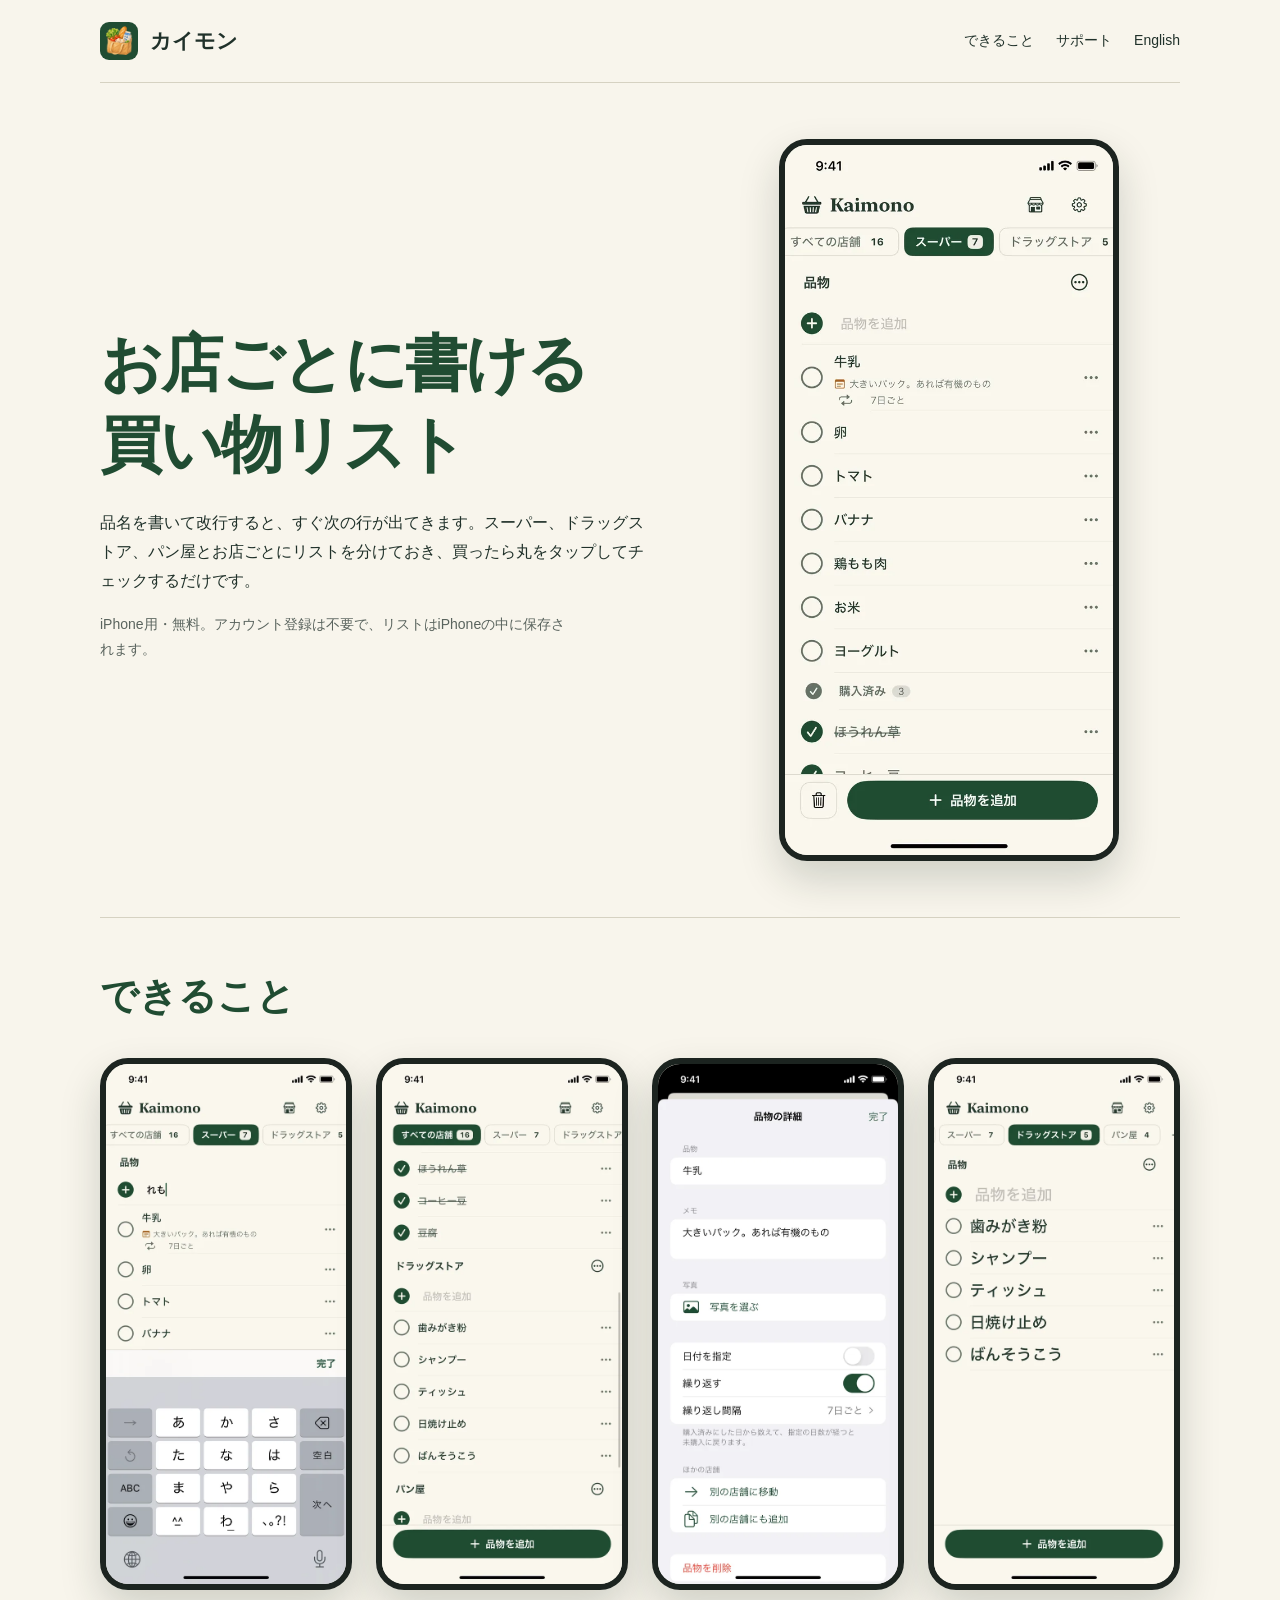
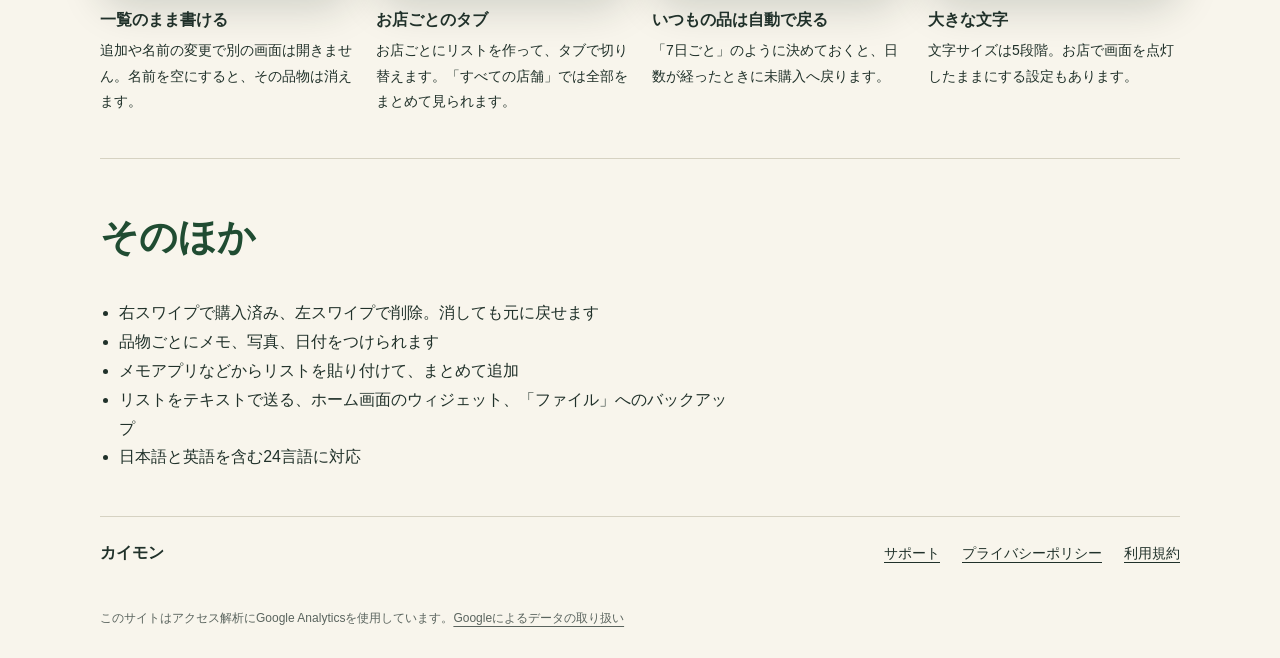
<file: index.html>
<!DOCTYPE html>
<html lang="ja">
<head>
<meta charset="utf-8">
<script>
  if (location.origin === 'https://shiba6v.github.io' && location.pathname.startsWith('/kaimono-pages/')) {
    const measurementId = 'G-6VBVNM0112';
    window.dataLayer = window.dataLayer || [];
    function gtag() { window.dataLayer.push(arguments); }
    gtag('js', new Date());
    gtag('config', measurementId, {
      cookie_prefix: 'kaimono_pages',
      cookie_path: '/kaimono-pages/',
      allow_google_signals: false,
      allow_ad_personalization_signals: false
    });
    const tag = document.createElement('script');
    tag.async = true;
    tag.src = 'https://www.googletagmanager.com/gtag/js?id=' + measurementId;
    document.head.append(tag);
  }
</script>
<meta name="viewport" content="width=device-width,initial-scale=1">
<title>カイモン｜お店ごとに分けて書ける買い物リスト</title>
<meta name="description" content="品名を書いて改行するだけで次の品物を書ける、iPhoneの買い物リストです。スーパーやドラッグストアなど、お店ごとにリストを分けられます。アカウント登録は不要です。">
<link rel="icon" href="images/icon.png">
<link rel="apple-touch-icon" href="images/icon.png">
<link rel="canonical" href="https://shiba6v.github.io/kaimono-pages/">
<link rel="alternate" hreflang="ja" href="https://shiba6v.github.io/kaimono-pages/">
<link rel="alternate" hreflang="en" href="https://shiba6v.github.io/kaimono-pages/en/">
<meta property="og:title" content="カイモン｜お店ごとに分けて書ける買い物リスト">
<meta property="og:image" content="https://shiba6v.github.io/kaimono-pages/images/ja-1-list.webp">
<link rel="stylesheet" href="style.css">
</head>
<body>
<header>
  <a class="brand" href="./"><img width="38" height="38" src="images/icon.png" alt="">カイモン</a>
  <nav><a href="#features">できること</a><a href="https://c2mtmohroc.execute-api.ap-northeast-1.amazonaws.com/prod/support">サポート</a><a href="en/" lang="en">English</a></nav>
</header>
<main>
  <section class="hero">
    <div>
      <h1>お店ごとに書ける<br>買い物リスト</h1>
      <p>品名を書いて改行すると、すぐ次の行が出てきます。スーパー、ドラッグストア、パン屋とお店ごとにリストを分けておき、買ったら丸をタップしてチェックするだけです。</p>
      <p class="small">iPhone用・無料。アカウント登録は不要で、リストはiPhoneの中に保存されます。</p>
    </div>
    <div class="phone"><img src="images/ja-1-list.webp" width="585" height="1266" alt="スーパーの買い物リスト。牛乳や卵が並び、買った品物は下にまとまっている"></div>
  </section>

  <section id="features">
    <h2>できること</h2>
    <div class="features">
      <figure>
        <img src="images/ja-2-add.webp" width="585" height="1266" loading="lazy" alt="リストの一番上で品名を入力している画面">
        <figcaption><strong>一覧のまま書ける</strong>追加や名前の変更で別の画面は開きません。名前を空にすると、その品物は消えます。</figcaption>
      </figure>
      <figure>
        <img src="images/ja-3-stores.webp" width="585" height="1266" loading="lazy" alt="すべての店舗のリストをまとめて表示した画面">
        <figcaption><strong>お店ごとのタブ</strong>お店ごとにリストを作って、タブで切り替えます。「すべての店舗」では全部をまとめて見られます。</figcaption>
      </figure>
      <figure>
        <img src="images/ja-4-details.webp" width="585" height="1266" loading="lazy" alt="品物の詳細画面。メモと7日ごとの繰り返しが設定されている">
        <figcaption><strong>いつもの品は自動で戻る</strong>「7日ごと」のように決めておくと、日数が経ったときに未購入へ戻ります。</figcaption>
      </figure>
      <figure>
        <img src="images/ja-5-large.webp" width="585" height="1266" loading="lazy" alt="品名を大きな文字で表示したドラッグストアのリスト">
        <figcaption><strong>大きな文字</strong>文字サイズは5段階。お店で画面を点灯したままにする設定もあります。</figcaption>
      </figure>
    </div>
  </section>

  <section class="more">
    <h2>そのほか</h2>
    <ul>
      <li>右スワイプで購入済み、左スワイプで削除。消しても元に戻せます</li>
      <li>品物ごとにメモ、写真、日付をつけられます</li>
      <li>メモアプリなどからリストを貼り付けて、まとめて追加</li>
      <li>リストをテキストで送る、ホーム画面のウィジェット、「ファイル」へのバックアップ</li>
      <li>日本語と英語を含む24言語に対応</li>
    </ul>
  </section>
</main>
<footer>
  <strong>カイモン</strong>
  <nav>
    <a href="https://c2mtmohroc.execute-api.ap-northeast-1.amazonaws.com/prod/support">サポート</a>
    <a href="https://c2mtmohroc.execute-api.ap-northeast-1.amazonaws.com/prod/privacy">プライバシーポリシー</a>
    <a href="https://c2mtmohroc.execute-api.ap-northeast-1.amazonaws.com/prod/terms">利用規約</a>
  </nav>
</footer>
<p class="site-analytics">このサイトはアクセス解析にGoogle Analyticsを使用しています。<a href="https://policies.google.com/technologies/partner-sites?hl=ja">Googleによるデータの取り扱い</a></p>
</body>
</html>
</file>
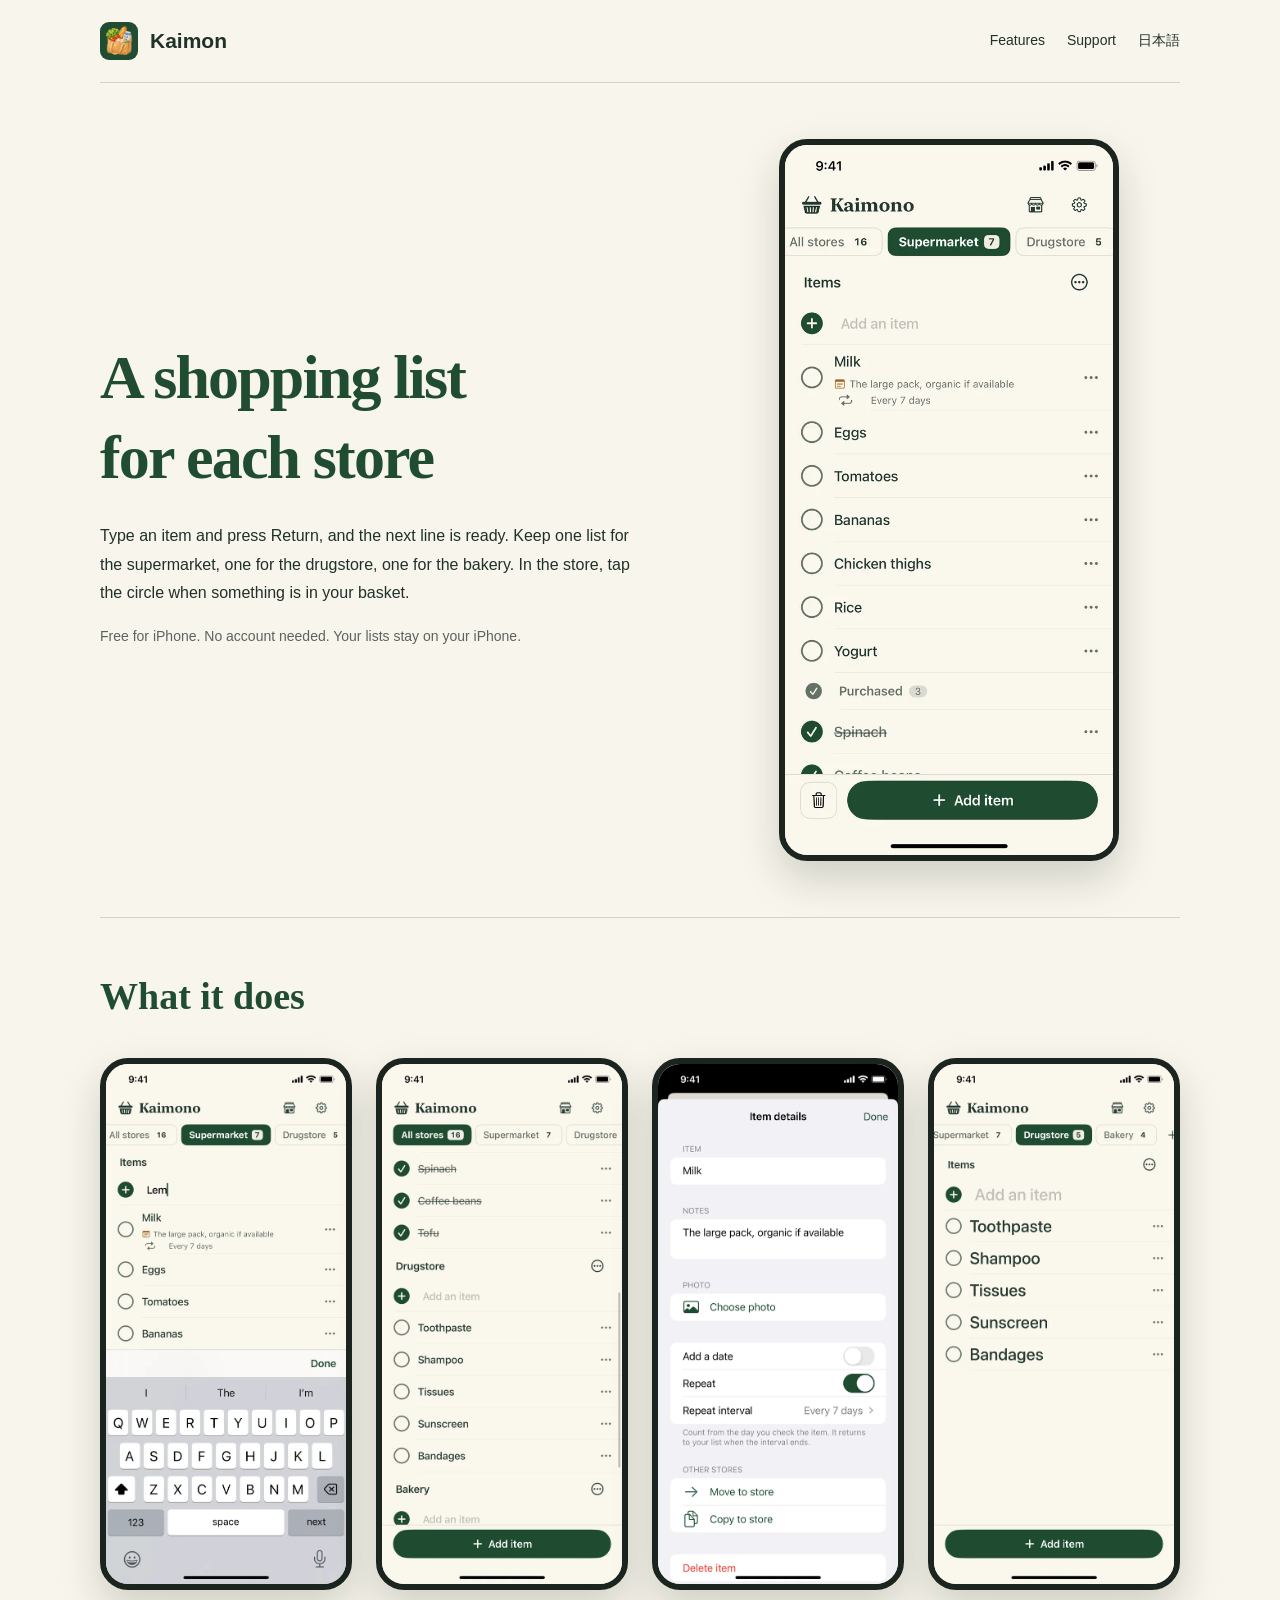
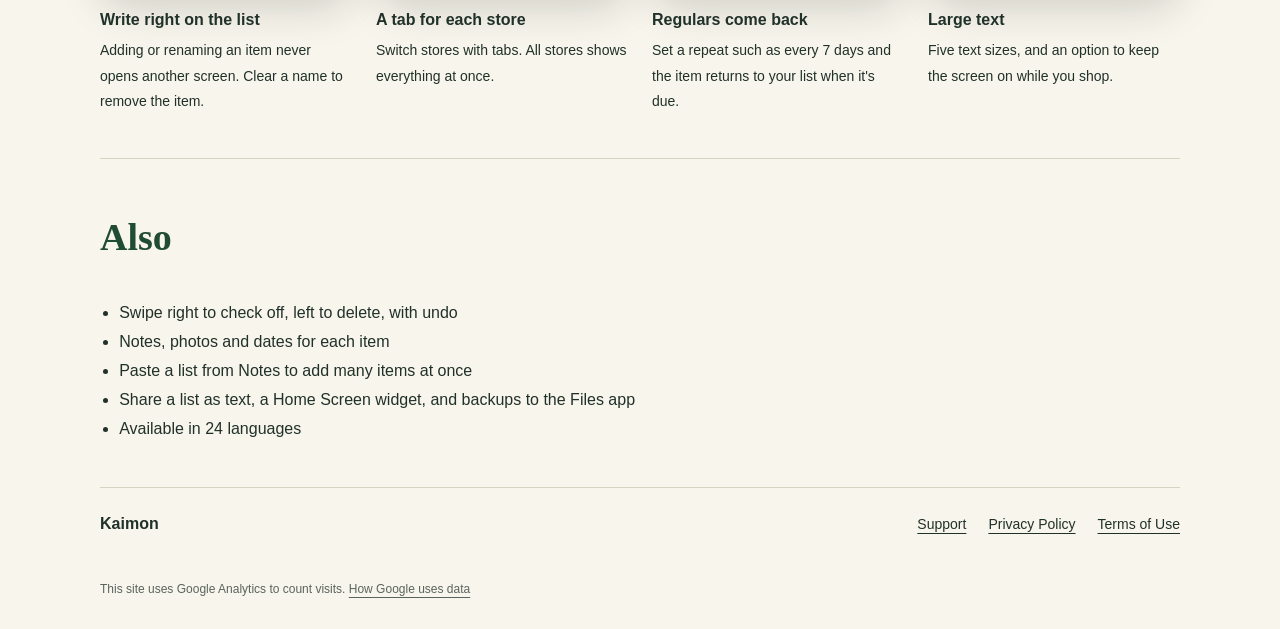
<file: en/index.html>
<!DOCTYPE html>
<html lang="en">
<head>
<meta charset="utf-8">
<script>
  if (location.origin === 'https://shiba6v.github.io' && location.pathname.startsWith('/kaimono-pages/')) {
    const measurementId = 'G-6VBVNM0112';
    window.dataLayer = window.dataLayer || [];
    function gtag() { window.dataLayer.push(arguments); }
    gtag('js', new Date());
    gtag('config', measurementId, {
      cookie_prefix: 'kaimono_pages',
      cookie_path: '/kaimono-pages/',
      allow_google_signals: false,
      allow_ad_personalization_signals: false
    });
    const tag = document.createElement('script');
    tag.async = true;
    tag.src = 'https://www.googletagmanager.com/gtag/js?id=' + measurementId;
    document.head.append(tag);
  }
</script>
<meta name="viewport" content="width=device-width,initial-scale=1">
<title>Kaimon — a shopping list for each store</title>
<meta name="description" content="A plain shopping list for iPhone. Type an item, press Return, and the next line is ready. Keep a separate list for each store. No account needed.">
<link rel="icon" href="../images/icon.png">
<link rel="apple-touch-icon" href="../images/icon.png">
<link rel="canonical" href="https://shiba6v.github.io/kaimono-pages/en/">
<link rel="alternate" hreflang="ja" href="https://shiba6v.github.io/kaimono-pages/">
<link rel="alternate" hreflang="en" href="https://shiba6v.github.io/kaimono-pages/en/">
<meta property="og:title" content="Kaimon — a shopping list for each store">
<meta property="og:image" content="https://shiba6v.github.io/kaimono-pages/images/en-1-list.webp">
<link rel="stylesheet" href="../style.css">
</head>
<body>
<header>
  <a class="brand" href="./"><img width="38" height="38" src="../images/icon.png" alt="">Kaimon</a>
  <nav><a href="#features">Features</a><a href="https://c2mtmohroc.execute-api.ap-northeast-1.amazonaws.com/prod/support">Support</a><a href="../" lang="ja">日本語</a></nav>
</header>
<main>
  <section class="hero">
    <div>
      <h1>A shopping list<br>for each store</h1>
      <p>Type an item and press Return, and the next line is ready. Keep one list for the supermarket, one for the drugstore, one for the bakery. In the store, tap the circle when something is in your basket.</p>
      <p class="small">Free for iPhone. No account needed. Your lists stay on your iPhone.</p>
    </div>
    <div class="phone"><img src="../images/en-1-list.webp" width="585" height="1266" alt="A supermarket list with milk and eggs; bought items are grouped at the bottom"></div>
  </section>

  <section id="features">
    <h2>What it does</h2>
    <div class="features">
      <figure>
        <img src="../images/en-2-add.webp" width="585" height="1266" loading="lazy" alt="Typing a new item at the top of the list">
        <figcaption><strong>Write right on the list</strong>Adding or renaming an item never opens another screen. Clear a name to remove the item.</figcaption>
      </figure>
      <figure>
        <img src="../images/en-3-stores.webp" width="585" height="1266" loading="lazy" alt="All stores shown together, one section per store">
        <figcaption><strong>A tab for each store</strong>Switch stores with tabs. All stores shows everything at once.</figcaption>
      </figure>
      <figure>
        <img src="../images/en-4-details.webp" width="585" height="1266" loading="lazy" alt="Item details with a note and a 7-day repeat">
        <figcaption><strong>Regulars come back</strong>Set a repeat such as every 7 days and the item returns to your list when it's due.</figcaption>
      </figure>
      <figure>
        <img src="../images/en-5-large.webp" width="585" height="1266" loading="lazy" alt="A drugstore list in large text">
        <figcaption><strong>Large text</strong>Five text sizes, and an option to keep the screen on while you shop.</figcaption>
      </figure>
    </div>
  </section>

  <section class="more">
    <h2>Also</h2>
    <ul>
      <li>Swipe right to check off, left to delete, with undo</li>
      <li>Notes, photos and dates for each item</li>
      <li>Paste a list from Notes to add many items at once</li>
      <li>Share a list as text, a Home Screen widget, and backups to the Files app</li>
      <li>Available in 24 languages</li>
    </ul>
  </section>
</main>
<footer>
  <strong>Kaimon</strong>
  <nav>
    <a href="https://c2mtmohroc.execute-api.ap-northeast-1.amazonaws.com/prod/support">Support</a>
    <a href="https://c2mtmohroc.execute-api.ap-northeast-1.amazonaws.com/prod/privacy">Privacy Policy</a>
    <a href="https://c2mtmohroc.execute-api.ap-northeast-1.amazonaws.com/prod/terms">Terms of Use</a>
  </nav>
</footer>
<p class="site-analytics">This site uses Google Analytics to count visits. <a href="https://policies.google.com/technologies/partner-sites?hl=en">How Google uses data</a></p>
</body>
</html>
</file>
<file: style.css>
:root{color-scheme:light;--ink:#20312a;--green:#204c32;--paper:#f8f5ec;--line:#d6d2c2;--muted:#5a645e}
*{box-sizing:border-box}
body{margin:0;background:var(--paper);color:var(--ink);font-family:-apple-system,"Hiragino Kaku Gothic ProN","Hiragino Sans",sans-serif;line-height:1.8}
header,main,footer{width:min(1080px,90%);margin:auto}
header,footer,nav,.brand{display:flex;align-items:center}
header,footer{justify-content:space-between;padding:22px 0}
header{border-bottom:1px solid var(--line)}
.brand{gap:12px;font-size:21px;font-weight:700;text-decoration:none}
.brand img{border-radius:9px}
a{color:inherit;text-underline-offset:4px}
nav{gap:22px;font-size:14px}
header nav a{text-decoration:none}
a:hover{text-decoration:underline}
.hero{display:grid;grid-template-columns:1.2fr 1fr;gap:6%;align-items:center;padding:56px 0}
h1,h2{font-family:"Hiragino Mincho ProN","Yu Mincho",Georgia,serif;color:var(--green)}
h1{font-size:clamp(34px,5vw,62px);line-height:1.3;letter-spacing:-.03em;margin:0 0 24px}
.hero p{max-width:34em}
.small{font-size:14px;color:var(--muted)}
.phone img,figure img{display:block;width:100%;height:auto;border-radius:28px;border:6px solid #1c2420;box-shadow:0 18px 40px rgba(20,40,28,.18)}
.phone{max-width:340px;justify-self:center}
section:not(.hero){padding:44px 0;border-top:1px solid var(--line)}
h2{font-size:clamp(26px,3vw,38px);margin:0 0 28px}
.features{display:grid;grid-template-columns:repeat(4,1fr);gap:24px}
figure{margin:0}
figcaption{padding-top:16px;font-size:14px}
figcaption strong{display:block;font-size:16px;margin-bottom:4px}
.more ul{margin:0;padding-left:1.2em;max-width:40em}
footer{border-top:1px solid var(--line);padding-bottom:40px}
@media(max-width:760px){
  header,footer{gap:12px;flex-wrap:wrap}
  nav{gap:14px;font-size:13px;flex-wrap:wrap}
  .hero{grid-template-columns:1fr;gap:32px;padding:36px 0}
  .phone{max-width:260px}
  .features{grid-template-columns:1fr 1fr;gap:18px}
  footer{flex-direction:column;align-items:flex-start}
}
.site-analytics{width:min(1080px,90%);margin:0 auto 28px;font-size:12px;color:var(--muted)}
</file>
